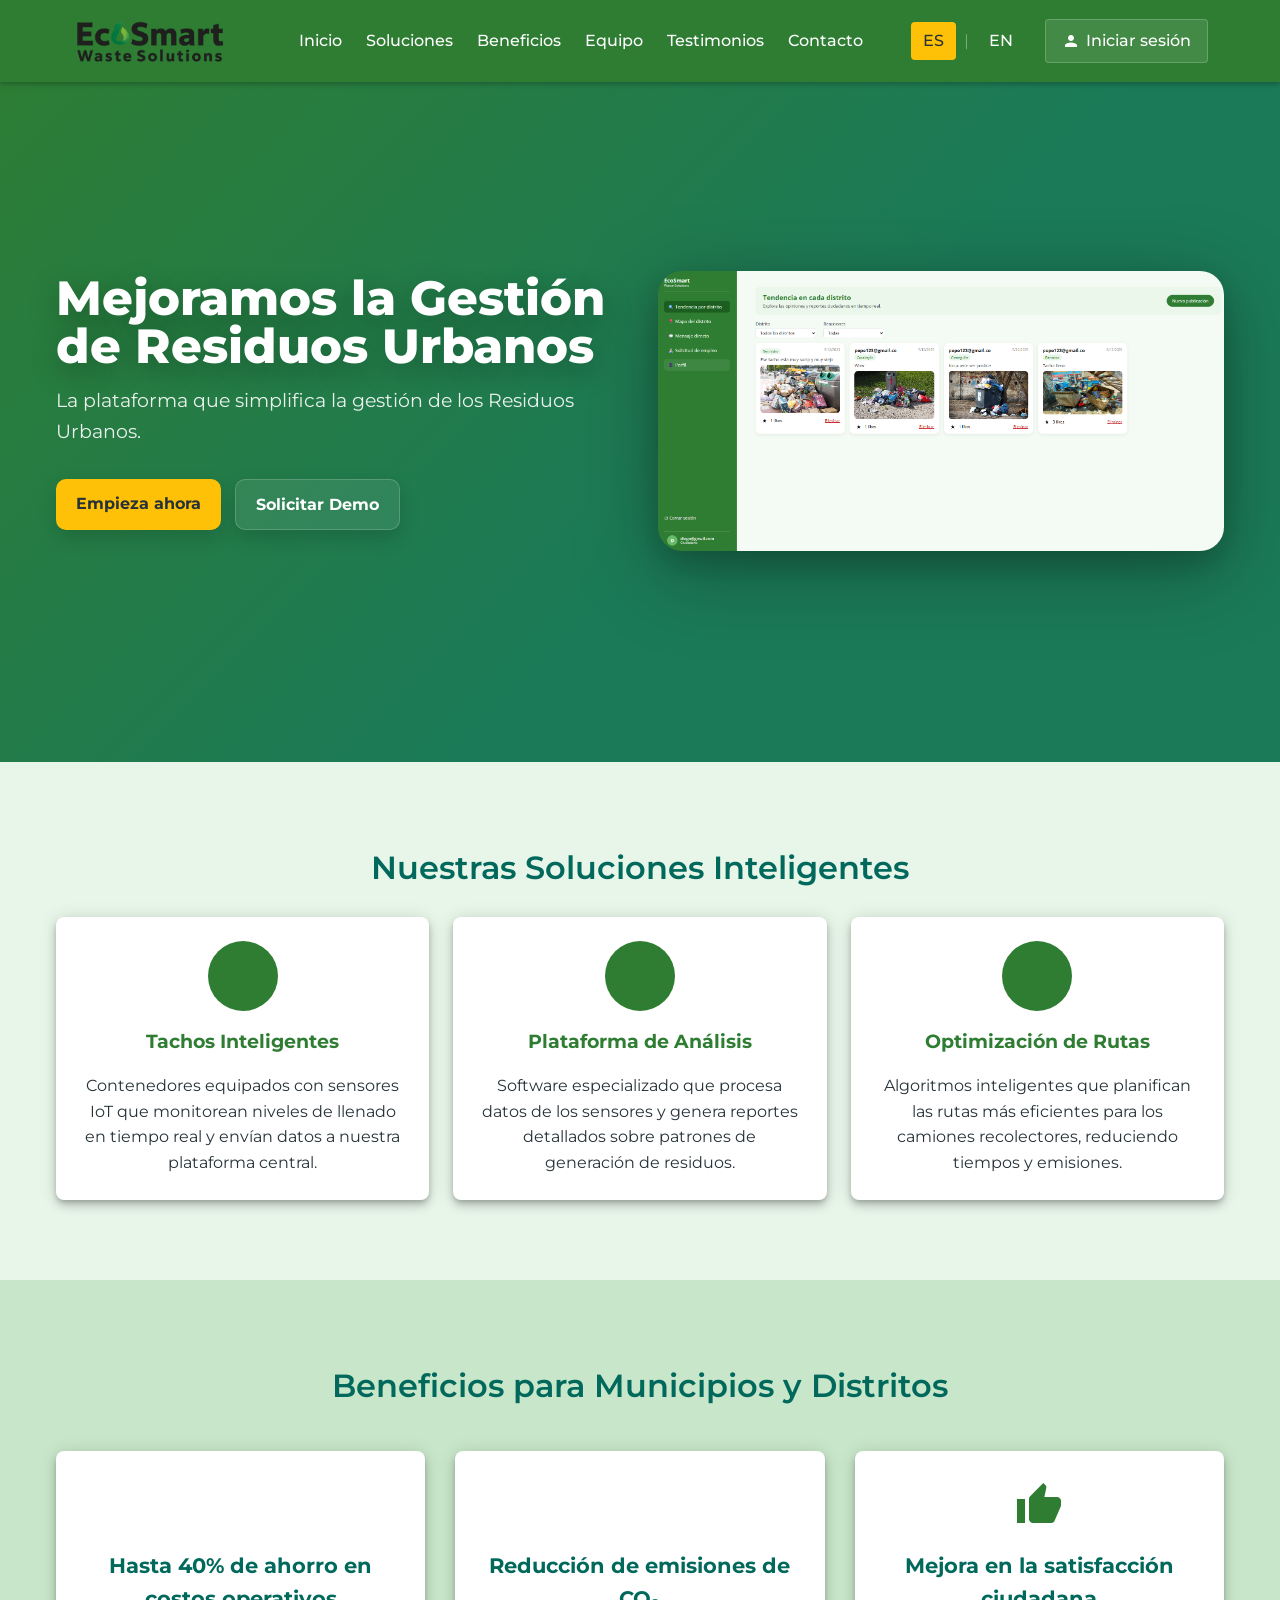
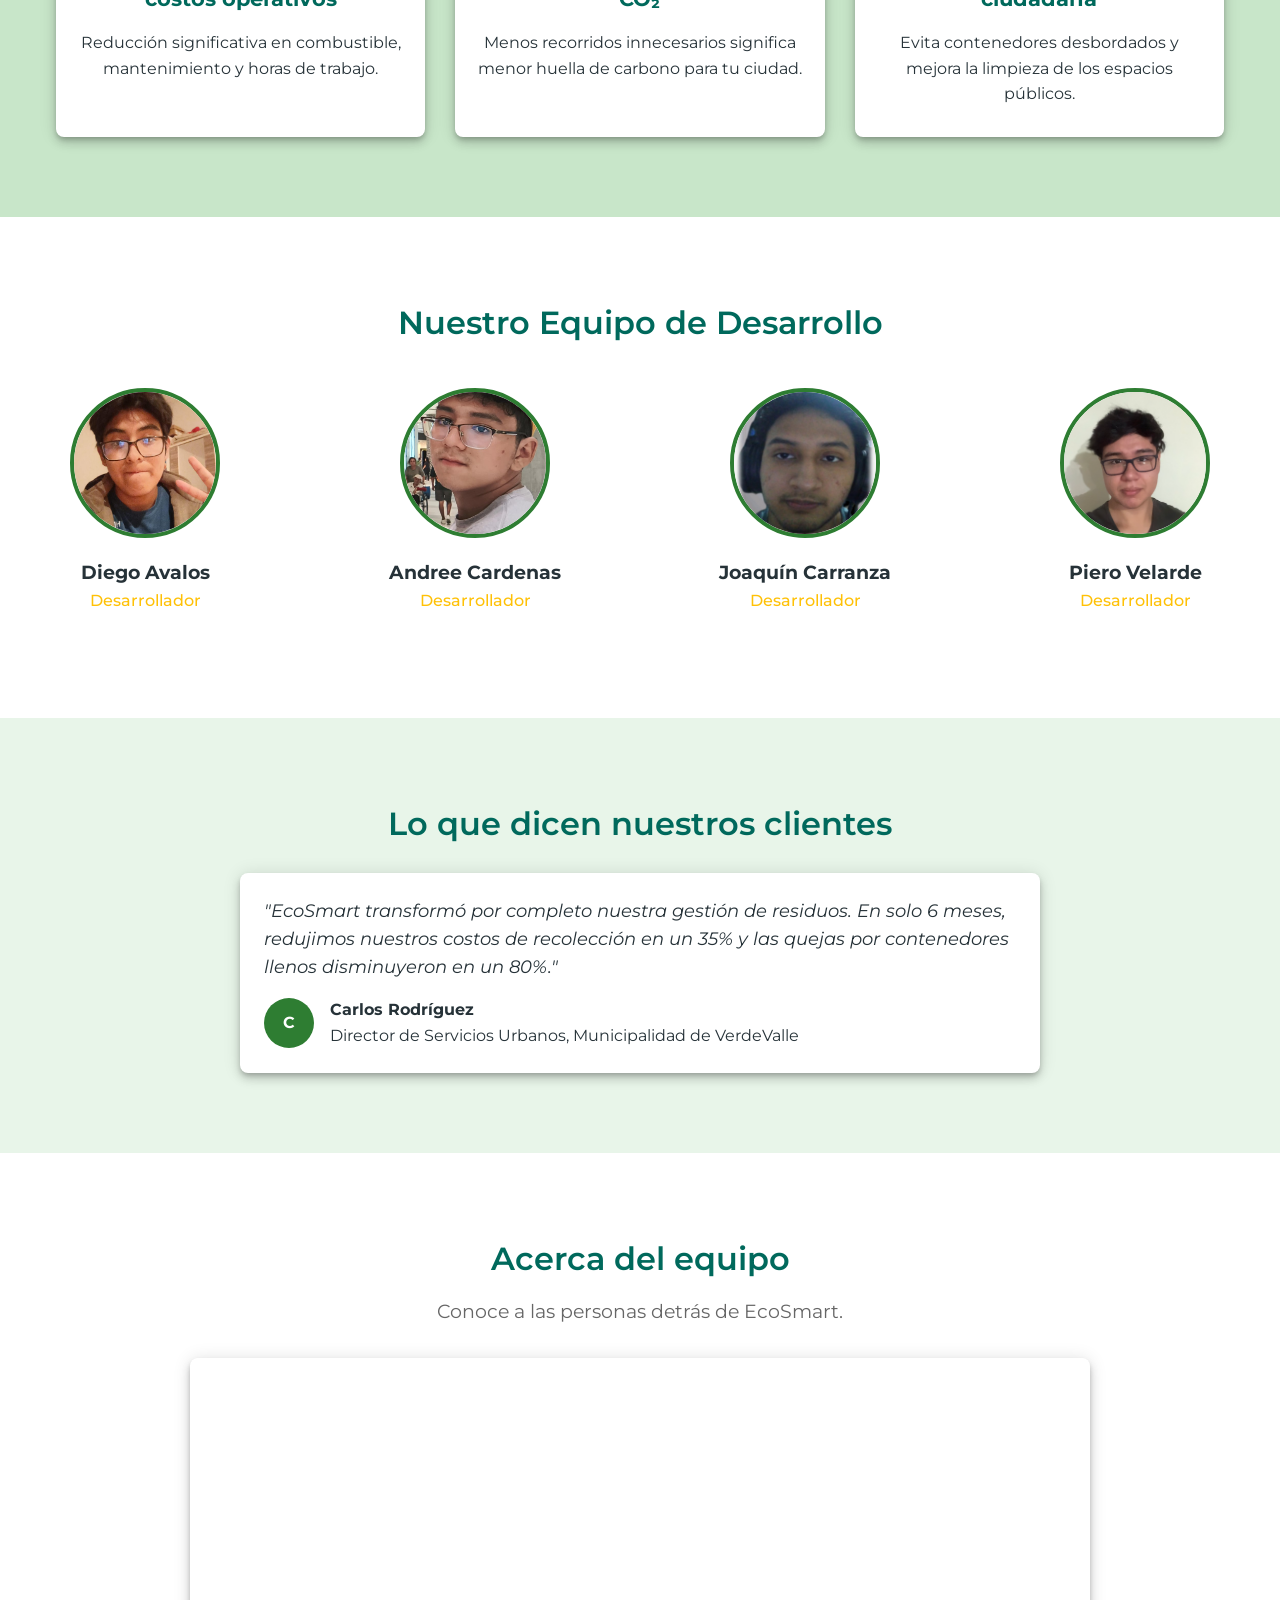
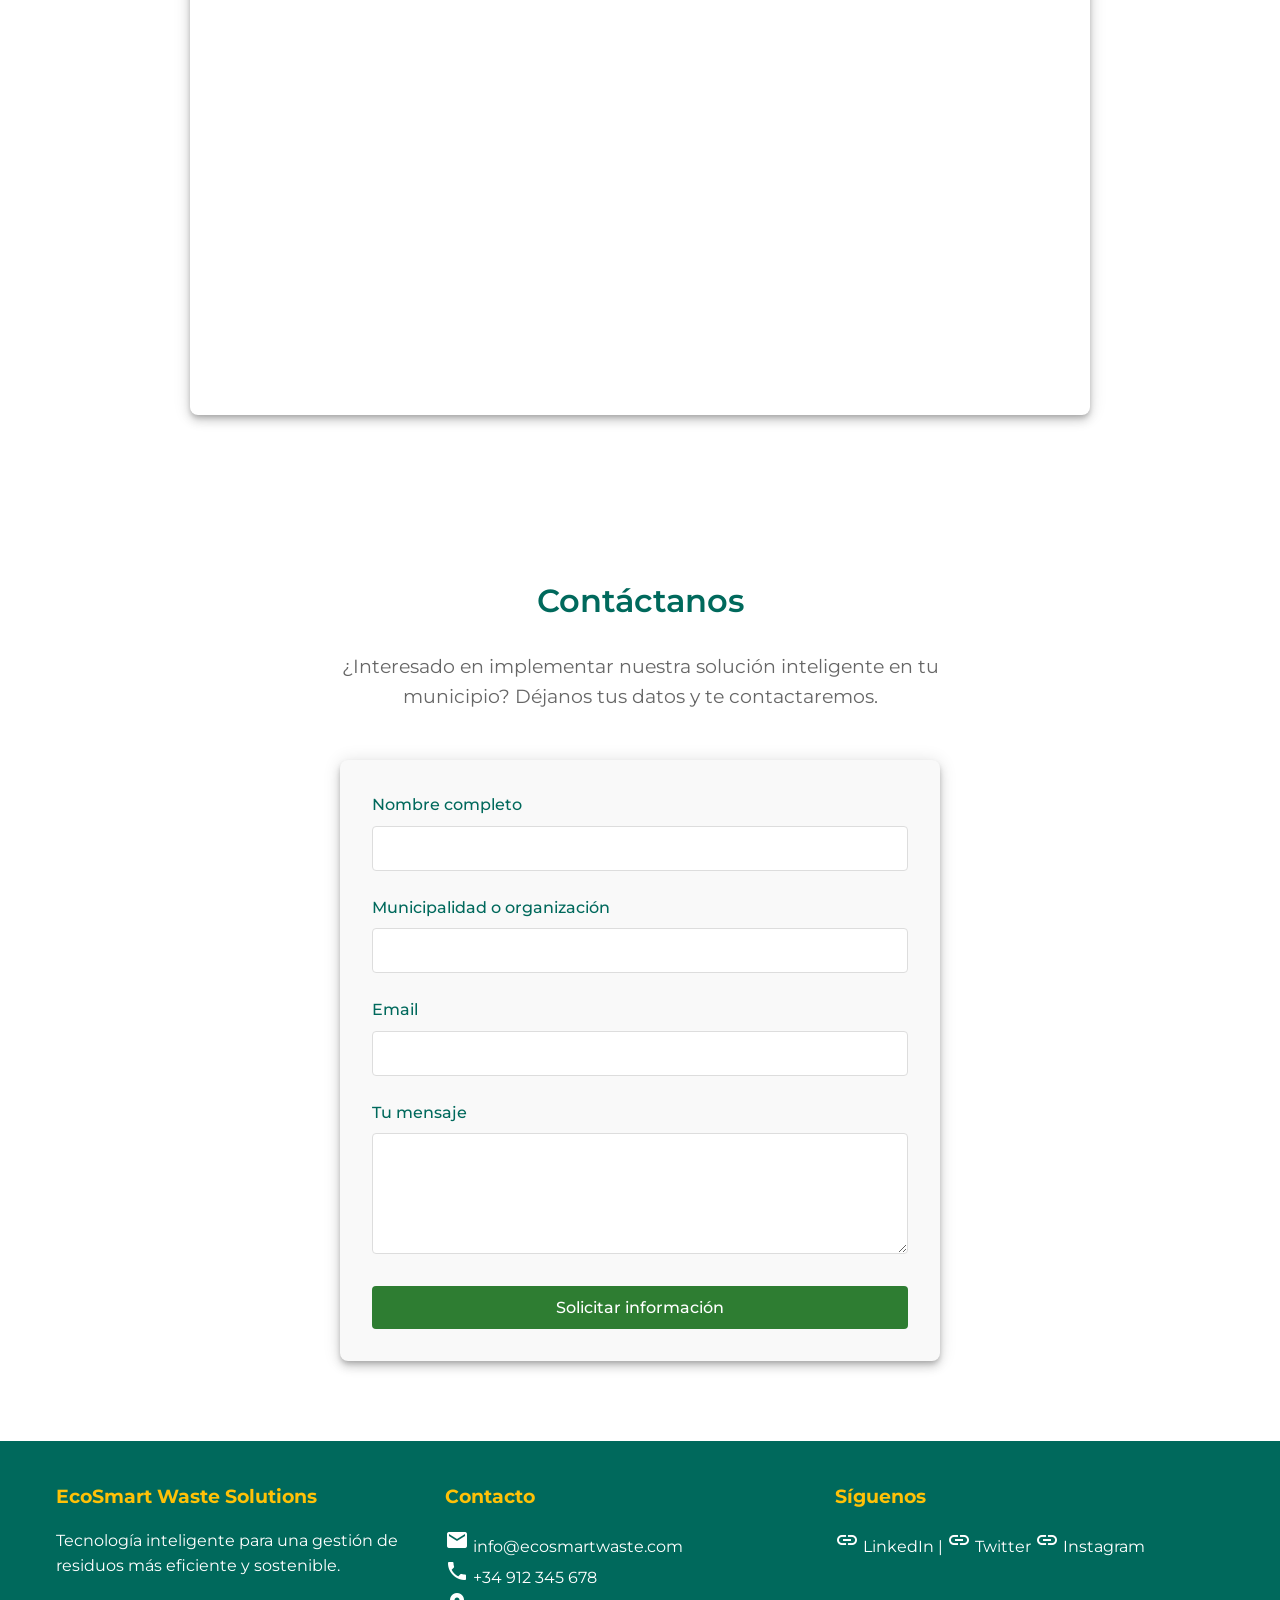
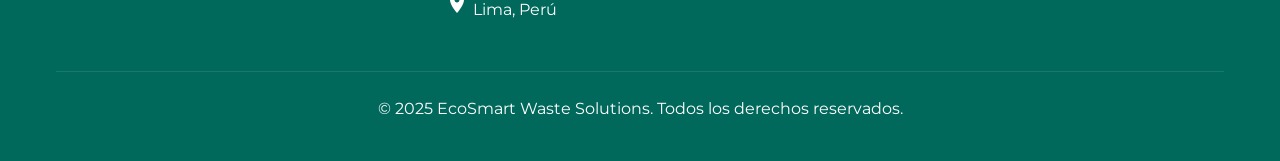
<file: index.html>
<!DOCTYPE html>
<html lang="es">
<head>
    <meta charset="UTF-8">
    <meta name="viewport" content="width=device-width, initial-scale=1.0">
    <title>EcoSmart Waste Solutions - Gestión Inteligente de Residuos</title>
    
    <!-- Iconos de Material -->
    <link href="https://fonts.googleapis.com/icon?family=Material+Icons" rel="stylesheet">
    
    <!-- Google Fonts -->
    <link href="https://fonts.googleapis.com/css2?family=Roboto:wght@300;400;500;700&family=Montserrat:wght@400;500;600;700&display=swap" rel="stylesheet">
    
    <!-- Nuestro CSS personalizado -->
    <link rel="stylesheet" href="styles.css">
</head>
<body>
    <!-- Header -->
    <header>
        <div class="container">
            <div class="header-content">
                <div class="logo">
                    <a href="#inicio" class="logo-link">
                    <!-- Agrega tu logo en la carpeta images y actualiza esta ruta -->
                    <img src="images/logo.png" alt="EcoSmart Waste Solutions" class="logo-image">
                    </a>
                </div>
                    <nav>
                        <button class="mobile-menu-btn" id="menuBtn" aria-label="Menú móvil">
                            <i class="material-icons">menu</i>
                        </button>
                        <ul id="navMenu">
                            <li><a href="#inicio">Inicio</a></li>
                            <li><a href="#soluciones">Soluciones</a></li>
                            <li><a href="#beneficios">Beneficios</a></li>
                            <li><a href="#equipo">Equipo</a></li>
                            <li><a href="#testimonios">Testimonios</a></li>
                            <li><a href="#contacto">Contacto</a></li>
                        </ul>
                    </nav>
                    <div class="header-right">
                    <div class="header-actions">
                        <div class="language-switcher">
                            <a href="index.html" class="language-btn active">ES</a>
                            <span class="language-divider">|</span>
                            <a href="index-en.html" class="language-btn">EN</a>
                        </div>
                        <a href="https://eco-clean-front-end.vercel.app/sign-in" class="login-btn">
                            <i class="material-icons">person</i>
                            Iniciar sesión
                        </a>
                    </div>
                </div>
            </div>
        </div>
    </header>

    <!-- El resto del contenido se mantiene igual -->
    <!-- Hero Section -->
    <section class="hero" id="inicio">
        <div class="container hero-inner">
            <div class="hero-content">
                <h1>Mejoramos la Gestión de Residuos Urbanos</h1>
                <p class="hero-subtitle">La plataforma que simplifica la gestión de los Residuos Urbanos.</p>

                <div class="hero-actions">
                    <a href="https://eco-clean-front-end.vercel.app/sign-in" class="btn btn-primary">Empieza ahora</a>
                    <a href="https://eco-clean-front-end.vercel.app/sign-in" class="btn btn-outline">Solicitar Demo</a>
                </div>
            </div>

            <div class="hero-visual" aria-hidden="true">
                <img src="images/dashboard.png" alt="Ilustración EcoSmart">
            </div>
        </div>
    </section>

    <!-- Features Section -->
    <section class="features" id="soluciones">
        <div class="container">
            <h2 class="section-title">Nuestras Soluciones Inteligentes</h2>
            <div class="features-grid">
                <div class="feature-card">
                    <div class="feature-icon">
                        <i class="material-icons">sensors</i>
                    </div>
                    <h3>Tachos Inteligentes</h3>
                    <p>Contenedores equipados con sensores IoT que monitorean niveles de llenado en tiempo real y envían datos a nuestra plataforma central.</p>
                </div>
                
                <div class="feature-card">
                    <div class="feature-icon">
                        <i class="material-icons">analytics</i>
                    </div>
                    <h3>Plataforma de Análisis</h3>
                    <p>Software especializado que procesa datos de los sensores y genera reportes detallados sobre patrones de generación de residuos.</p>
                </div>
                
                <div class="feature-card">
                    <div class="feature-icon">
                        <i class="material-icons">route</i>
                    </div>
                    <h3>Optimización de Rutas</h3>
                    <p>Algoritmos inteligentes que planifican las rutas más eficientes para los camiones recolectores, reduciendo tiempos y emisiones.</p>
                </div>
            </div>
        </div>
    </section>

    <!-- Benefits Section -->
    <section class="benefits" id="beneficios">
        <div class="container">
            <h2 class="section-title">Beneficios para Municipios y Distritos</h2>
            <div class="benefits-content">
                <div class="benefit-item">
                    <i class="material-icons">savings</i>
                    <h3>Hasta 40% de ahorro en costos operativos</h3>
                    <p>Reducción significativa en combustible, mantenimiento y horas de trabajo.</p>
                </div>
                <div class="benefit-item">
                    <i class="material-icons">eco</i>
                    <h3>Reducción de emisiones de CO₂</h3>
                    <p>Menos recorridos innecesarios significa menor huella de carbono para tu ciudad.</p>
                </div>
                <div class="benefit-item">
                    <i class="material-icons">thumb_up</i>
                    <h3>Mejora en la satisfacción ciudadana</h3>
                    <p>Evita contenedores desbordados y mejora la limpieza de los espacios públicos.</p>
                </div>
            </div>
        </div>
    </section>

    <!-- Team Section -->
    <section class="team-section" id="equipo">
        <div class="container">
            <h2 class="section-title">Nuestro Equipo de Desarrollo</h2>
            
            <div class="team-grid">
                <div class="team-card">
                    <div class="team-image">
                        <img src="images/developers/DiegoAvalos.jpg" alt="Diego Avalos">
                    </div>
                    <div class="team-content">
                        <h3>Diego Avalos</h3>
                        <p class="team-role">Desarrollador</p>
                        </div>
                </div>
                
                <div class="team-card">
                    <div class="team-image">
                        <img src="images/developers/AndreeCardenas.jpg" alt="Andree Cardenas">
                    </div>
                    <div class="team-content">
                        <h3>Andree Cardenas</h3>
                        <p class="team-role">Desarrollador</p>
                        </div>
                </div>
                
                <div class="team-card">
                    <div class="team-image">
                        <img src="images/developers/JoaquinCarranza.jpeg" alt="Joaquín Carranza">
                    </div>
                    <div class="team-content">
                        <h3>Joaquín Carranza</h3>
                        <p class="team-role">Desarrollador</p>
                        </div>
                </div>

                <div class="team-card">
                    <div class="team-image">
                        <img src="images/developers/PieroVelarde.jpg" alt="Piero Velarde">
                    </div>
                    <div class="team-content">
                        <h3>Piero Velarde</h3>
                        <p class="team-role">Desarrollador</p>
                    </div>
                </div>
            </div>
        </div>
    </section>

    <!-- Testimonials Section -->
    <section class="testimonials" id="testimonios">
        <div class="container">
            <h2 class="section-title">Lo que dicen nuestros clientes</h2>
            <div class="testimonial-card">
                <p class="testimonial-content">"EcoSmart transformó por completo nuestra gestión de residuos. En solo 6 meses, redujimos nuestros costos de recolección en un 35% y las quejas por contenedores llenos disminuyeron en un 80%."</p>
                <div class="testimonial-author">
                    <div class="author-avatar">C</div>
                    <div>
                        <strong>Carlos Rodríguez</strong>
                        <p>Director de Servicios Urbanos, Municipalidad de VerdeValle</p>
                    </div>
                </div>
            </div>
        </div>
    </section>

    <!-- About-The-Team Section -->
    <section class="about-team" id="about-team">
        <div class="container">
            <h2 class="section-title">Acerca del equipo</h2>
            <p class="section-subtitle">Conoce a las personas detrás de EcoSmart.</p>

            <div class="video-wrapper">
                <div class="video-responsive">
                    <iframe src="https://www.youtube.com/embed/I4IkQBoVQDM" title="About the EcoSmart team" frameborder="0"
                            allow="accelerometer; autoplay; clipboard-write; encrypted-media; gyroscope; picture-in-picture" allowfullscreen>
                    </iframe>
                </div>
            </div>
        </div>
    </section>

    <!-- Contact Section -->
    <section class="contact" id="contacto">
        <div class="container">
            <h2 class="section-title">Contáctanos</h2>
            <p class="section-subtitle">¿Interesado en implementar nuestra solución inteligente en tu municipio? Déjanos tus datos y te contactaremos.</p>
            <div class="contact-form">
                <form id="contactForm">
                    <div class="form-group">
                        <label for="name">Nombre completo</label>
                        <input type="text" id="name" name="name" required>
                    </div>

                    <div class="form-group">
                        <label for="organization">Municipalidad o organización</label>
                        <input type="text" id="organization" name="organization" required>
                    </div>

                    <div class="form-group">
                        <label for="email">Email</label>
                        <input type="email" id="email" name="email" required>
                    </div>

                    <div class="form-group">
                        <label for="message">Tu mensaje</label>
                        <textarea id="message" name="message" rows="5" required></textarea>
                    </div>

                    <button type="submit" class="submit-button">Solicitar información</button>
                </form>
            </div>
        </div>
    </section>

    <!-- Footer -->
    <footer>
        <div class="container">
            <div class="footer-content">
                <div class="footer-section">
                    <h3>EcoSmart Waste Solutions</h3>
                    <p>Tecnología inteligente para una gestión de residuos más eficiente y sostenible.</p>
                </div>
                <div class="footer-section">
                    <h3>Contacto</h3>
                    <p><i class="material-icons">email</i> info@ecosmartwaste.com</p>
                    <p><i class="material-icons">phone</i> +34 912 345 678</p>
                    <p><i class="material-icons">location_on</i> Lima, Perú</p>
                </div>
                <div class="footer-section">
                    <h3>Síguenos</h3>
                    <p>
                        <a href="#"><i class="material-icons">link</i> LinkedIn</a> | 
                        <a href="#"><i class="material-icons">link</i> Twitter</a>
                        <a href="#"><i class="material-icons">link</i> Instagram</a>
                    </p>
                </div>
            </div>
            <div class="footer-bottom">
                <p>&copy; 2025 EcoSmart Waste Solutions. Todos los derechos reservados.</p>
            </div>
        </div>
    </footer>
</body>

</html>
</file>
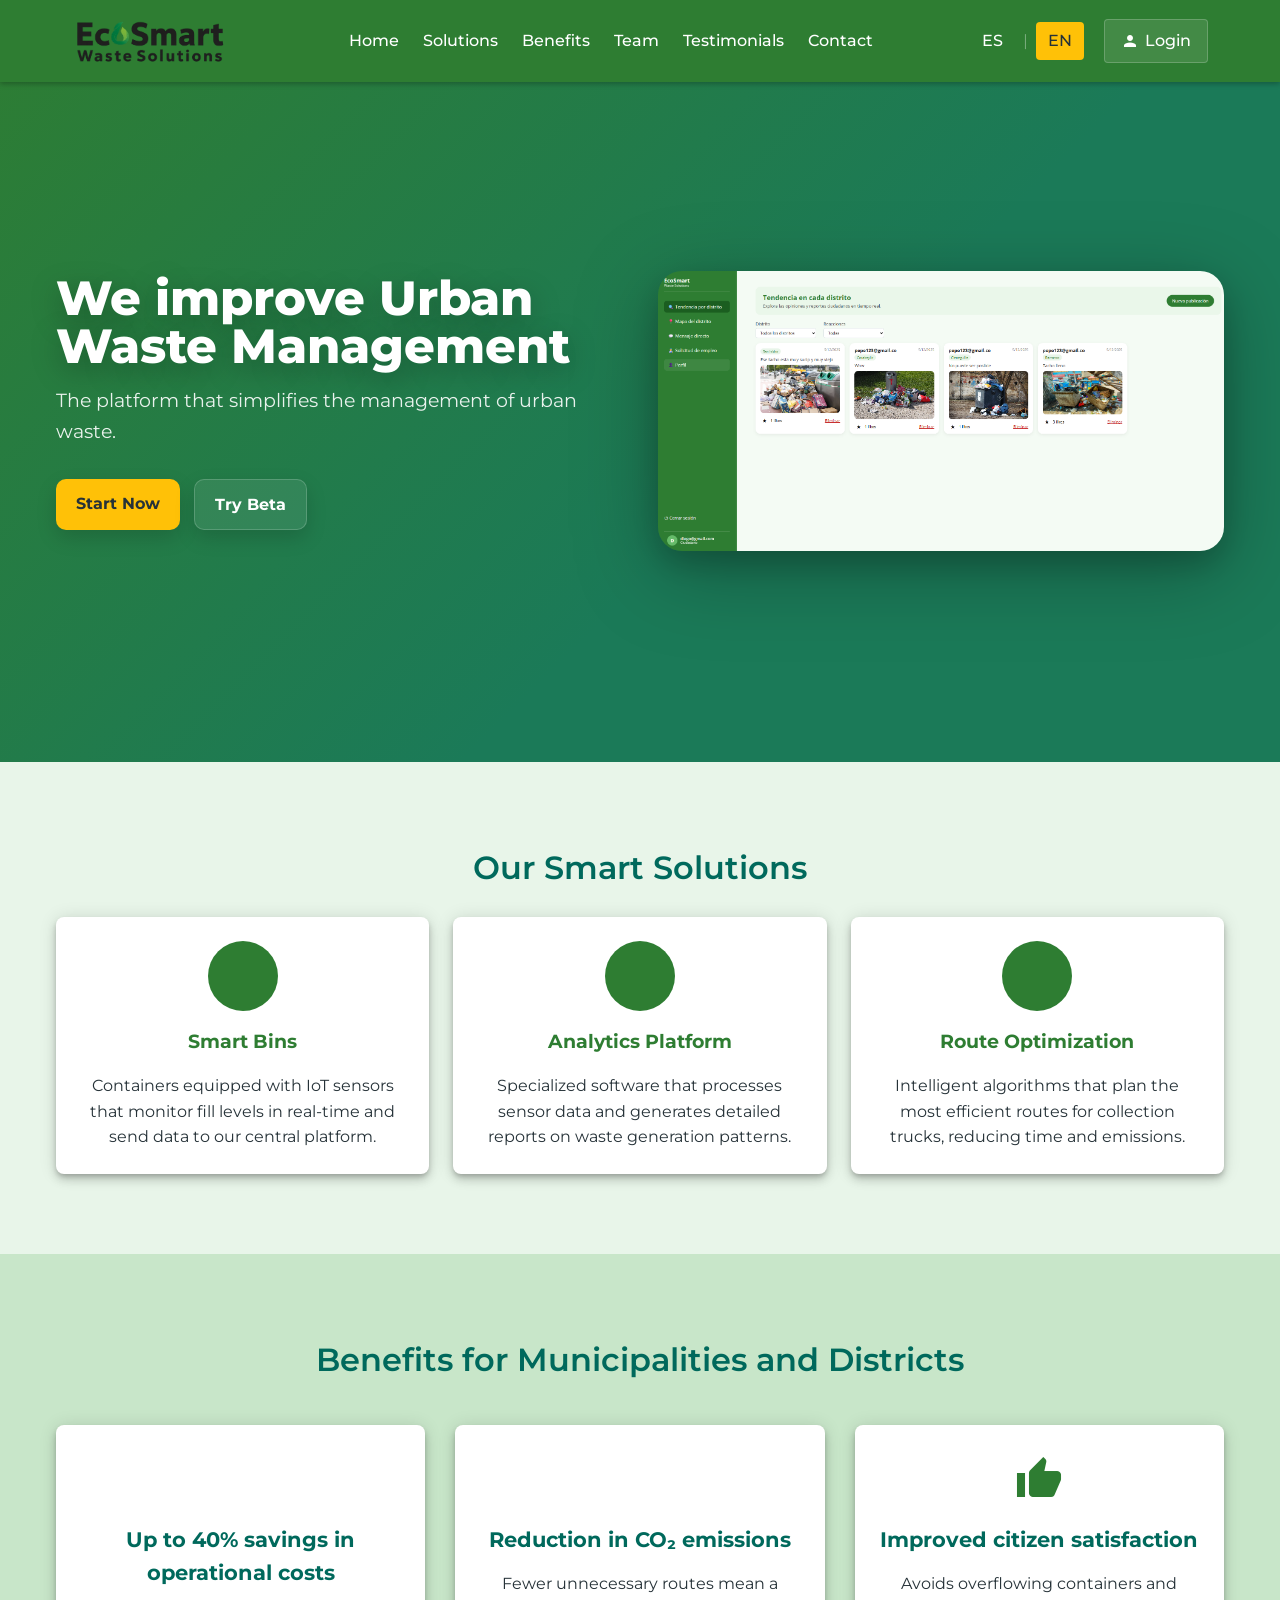
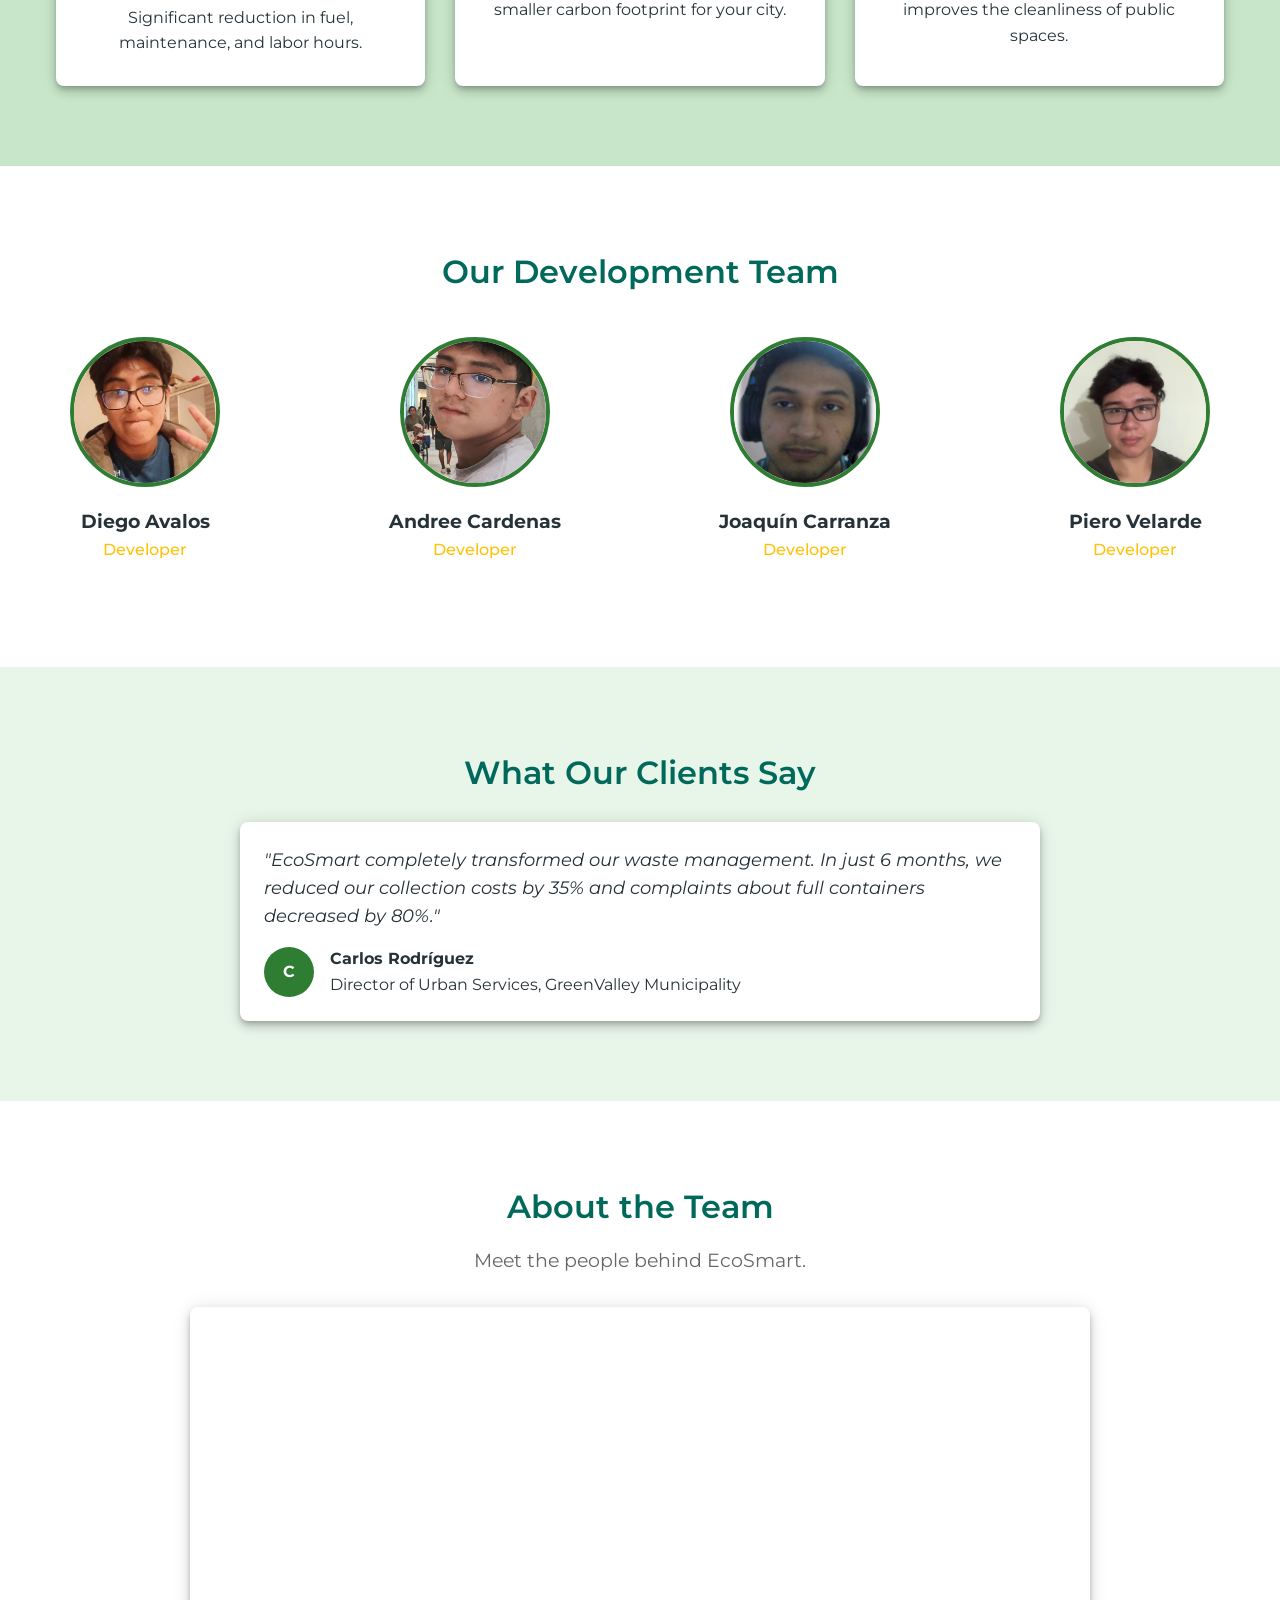
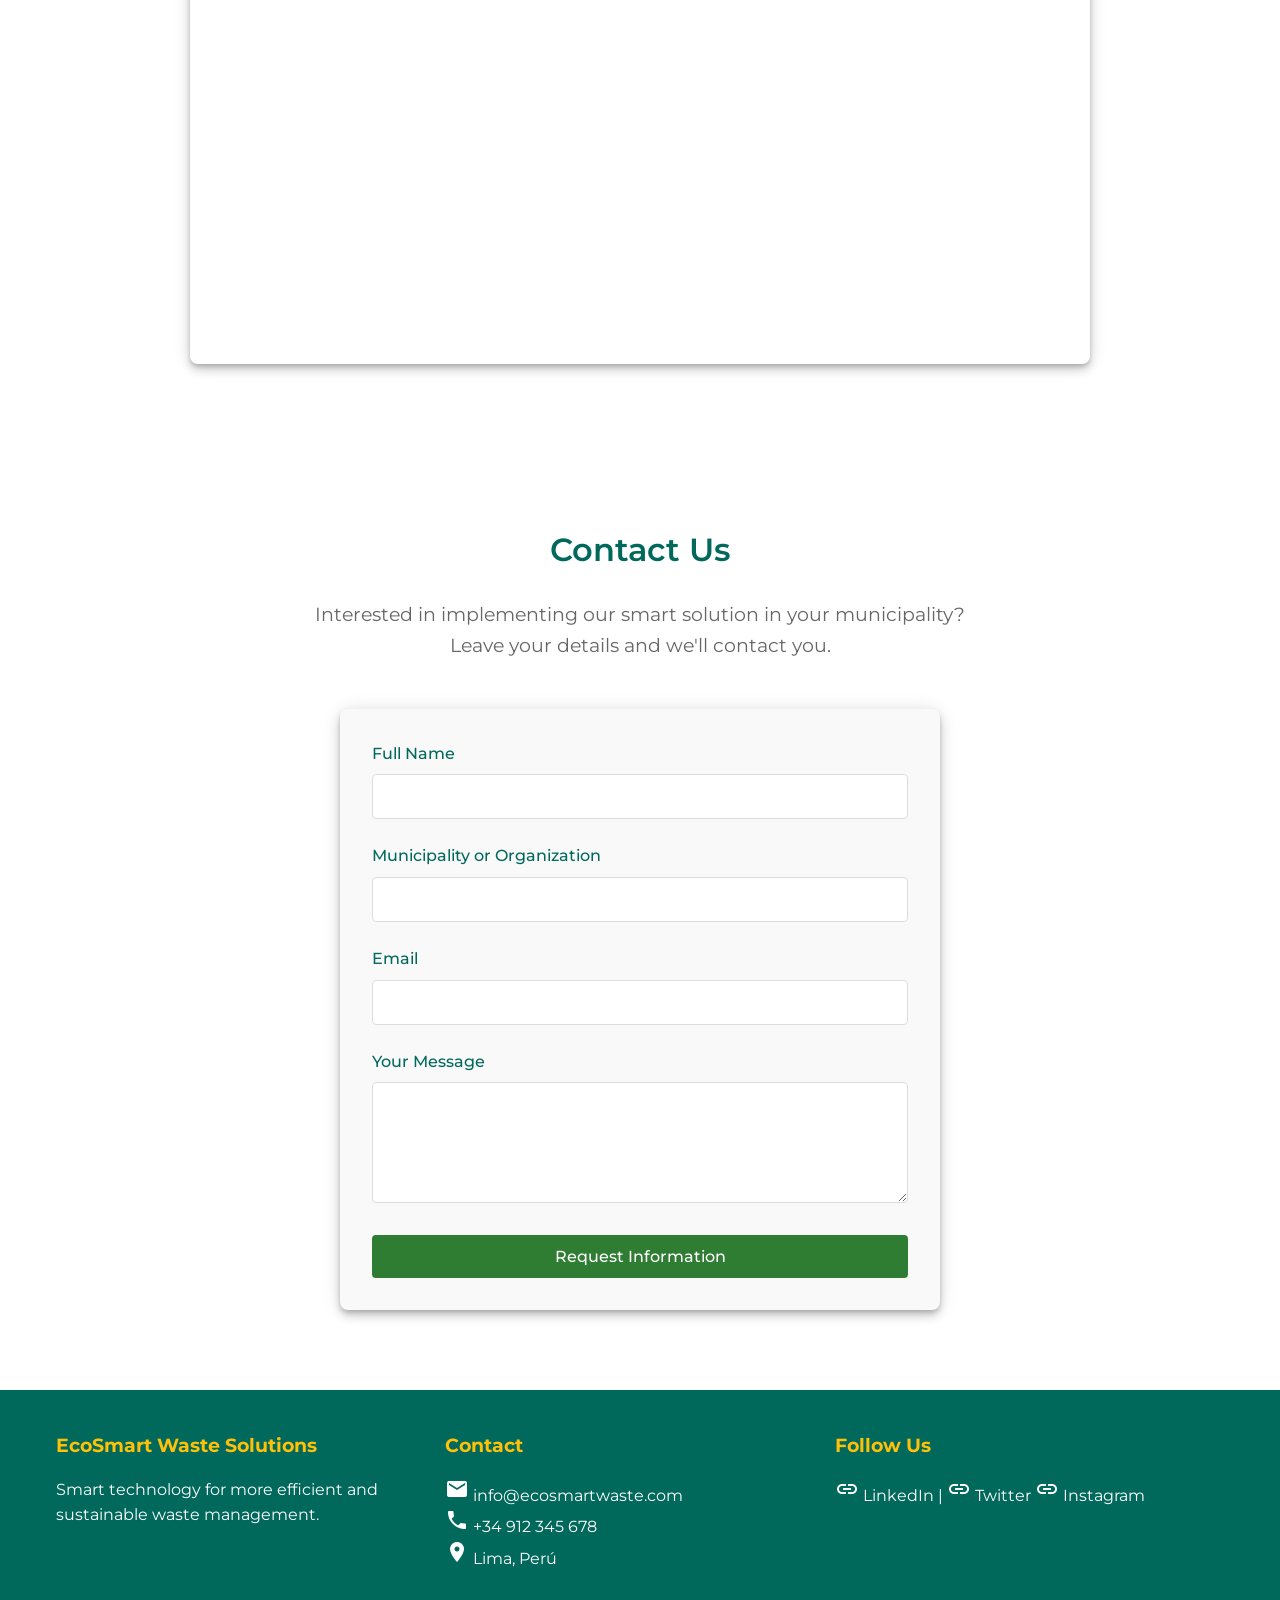
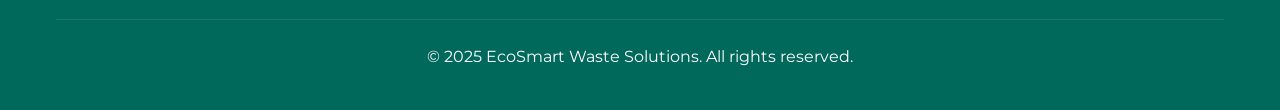
<file: index-en.html>
<!DOCTYPE html>
<html lang="en">
<head>
    <meta charset="UTF-8">
    <meta name="viewport" content="width=device-width, initial-scale=1.0">
    <title>EcoSmart Waste Solutions - Smart Waste Management</title>
    
    <!-- Material Icons -->
    <link href="https://fonts.googleapis.com/icon?family=Material+Icons" rel="stylesheet">
    
    <!-- Google Fonts -->
    <link href="https://fonts.googleapis.com/css2?family=Roboto:wght@300;400;500;700&family=Montserrat:wght@400;500;600;700&display=swap" rel="stylesheet">
    
    <!-- Our Custom CSS -->
    <link rel="stylesheet" href="styles.css">
</head>
<body>
    <!-- Header -->
    <header>
        <div class="container">
            <div class="header-content">
                <div class="logo">
                    <a href="#home" class="logo-link">
                    <!-- Add your logo in the images folder and update this path -->
                    <img src="images/logo.png" alt="EcoSmart Waste Solutions" class="logo-image">
                    </a>
                </div>
                    <nav>
                        <button class="mobile-menu-btn" id="menuBtn" aria-label="Mobile menu">
                            <i class="material-icons">menu</i>
                        </button>
                        <ul id="navMenu">
                            <li><a href="#home">Home</a></li>
                            <li><a href="#solutions">Solutions</a></li>
                            <li><a href="#benefits">Benefits</a></li>
                            <li><a href="#team">Team</a></li>
                            <li><a href="#testimonials">Testimonials</a></li>
                            <li><a href="#contact">Contact</a></li>
                        </ul>
                    </nav>
                    <div class="header-right">
                    <div class="header-actions">
                        <div class="language-switcher">
                            <a href="index.html" class="language-btn">ES</a>
                            <span class="language-divider">|</span>
                            <a href="index-en.html" class="language-btn active">EN</a>
                        </div>
                        <a href="https://eco-clean-front-end.vercel.app/sign-in" class="login-btn">
                            <i class="material-icons">person</i>
                            Login
                        </a>
                    </div>
                </div>
            </div>
        </div>
    </header>

    <!-- El resto del contenido en inglés se mantiene igual -->
    <!-- Hero Section -->
    <section class="hero" id="inicio">
        <div class="container hero-inner">
            <div class="hero-content">
                <h1>We improve Urban Waste Management</h1>
                <p class="hero-subtitle">The platform that simplifies the management of urban waste.</p>

                <div class="hero-actions">
                    <a href="https://eco-clean-front-end.vercel.app/sign-in" class="btn btn-primary">Start Now</a>
                    <a href="https://eco-clean-front-end.vercel.app/sign-in" class="btn btn-outline">Try Beta</a>
                </div>
            </div>

            <div class="hero-visual" aria-hidden="true">
                <img src="images/dashboard.png" alt="EcoSmart Illustration">
            </div>
        </div>
    </section>

    <!-- Features Section -->
    <section class="features" id="solutions">
        <div class="container">
            <h2 class="section-title">Our Smart Solutions</h2>
            <div class="features-grid">
                <div class="feature-card">
                    <div class="feature-icon">
                        <i class="material-icons">sensors</i>
                    </div>
                    <h3>Smart Bins</h3>
                    <p>Containers equipped with IoT sensors that monitor fill levels in real-time and send data to our central platform.</p>
                </div>
                
                <div class="feature-card">
                    <div class="feature-icon">
                        <i class="material-icons">analytics</i>
                    </div>
                    <h3>Analytics Platform</h3>
                    <p>Specialized software that processes sensor data and generates detailed reports on waste generation patterns.</p>
                </div>
                
                <div class="feature-card">
                    <div class="feature-icon">
                        <i class="material-icons">route</i>
                    </div>
                    <h3>Route Optimization</h3>
                    <p>Intelligent algorithms that plan the most efficient routes for collection trucks, reducing time and emissions.</p>
                </div>
            </div>
        </div>
    </section>

    <!-- Benefits Section -->
    <section class="benefits" id="benefits">
        <div class="container">
            <h2 class="section-title">Benefits for Municipalities and Districts</h2>
            <div class="benefits-content">
                <div class="benefit-item">
                    <i class="material-icons">savings</i>
                    <h3>Up to 40% savings in operational costs</h3>
                    <p>Significant reduction in fuel, maintenance, and labor hours.</p>
                </div>
                <div class="benefit-item">
                    <i class="material-icons">eco</i>
                    <h3>Reduction in CO₂ emissions</h3>
                    <p>Fewer unnecessary routes mean a smaller carbon footprint for your city.</p>
                </div>
                <div class="benefit-item">
                    <i class="material-icons">thumb_up</i>
                    <h3>Improved citizen satisfaction</h3>
                    <p>Avoids overflowing containers and improves the cleanliness of public spaces.</p>
                </div>
            </div>
        </div>
    </section>

    <!-- Team Section -->
    <section class="team-section" id="team">
        <div class="container">
            <h2 class="section-title">Our Development Team</h2>

            <div class="team-grid">
                <div class="team-card">
                    <div class="team-image">
                        <img src="images/developers/DiegoAvalos.jpg" alt="Diego Avalos">
                    </div>
                    <div class="team-content">
                        <h3>Diego Avalos</h3>
                        <p class="team-role">Developer</p>
                    </div>
                </div>

                <div class="team-card">
                    <div class="team-image">
                        <img src="images/developers/AndreeCardenas.jpg" alt="Andree Cardenas">
                    </div>
                    <div class="team-content">
                        <h3>Andree Cardenas</h3>
                        <p class="team-role">Developer</p>
                    </div>
                </div>

                <div class="team-card">
                    <div class="team-image">
                        <img src="images/developers/JoaquinCarranza.jpeg" alt="Joaquín Carranza">
                    </div>
                    <div class="team-content">
                        <h3>Joaquín Carranza</h3>
                        <p class="team-role">Developer</p>
                    </div>
                </div>

                <div class="team-card">
                    <div class="team-image">
                        <img src="images/developers/PieroVelarde.jpg" alt="Piero Velarde">
                    </div>
                    <div class="team-content">
                        <h3>Piero Velarde</h3>
                        <p class="team-role">Developer</p>
                    </div>
                </div>
            </div>
        </div>
    </section>

    <!-- Testimonials Section -->
    <section class="testimonials" id="testimonials">
        <div class="container">
            <h2 class="section-title">What Our Clients Say</h2>
            <div class="testimonial-card">
                <p class="testimonial-content">"EcoSmart completely transformed our waste management. In just 6 months, we reduced our collection costs by 35% and complaints about full containers decreased by 80%."</p>
                <div class="testimonial-author">
                    <div class="author-avatar">C</div>
                    <div>
                        <strong>Carlos Rodríguez</strong>
                        <p>Director of Urban Services, GreenValley Municipality</p>
                    </div>
                </div>
            </div>
        </div>
    </section>

    <!-- About-The-Team Section -->
    <section class="about-team" id="about-team">
        <div class="container">
            <h2 class="section-title">About the Team</h2>
            <p class="section-subtitle">Meet the people behind EcoSmart.</p>

            <div class="video-wrapper">
                <div class="video-responsive">
                    <iframe src="https://www.youtube.com/embed/I4IkQBoVQDM" title="About the EcoSmart team" frameborder="0"
                            allow="accelerometer; autoplay; clipboard-write; encrypted-media; gyroscope; picture-in-picture" allowfullscreen>
                    </iframe>
                </div>
            </div>
        </div>
    </section>

    <!-- Contact Section -->
    <section class="contact" id="contact">
        <div class="container">
            <h2 class="section-title">Contact Us</h2>
            <p class="section-subtitle">Interested in implementing our smart solution in your municipality? Leave your details and we'll contact you.</p>
            <div class="contact-form">
                <form id="contactForm">
                    <div class="form-group">
                        <label for="name">Full Name</label>
                        <input type="text" id="name" name="name" required>
                    </div>

                    <div class="form-group">
                        <label for="organization">Municipality or Organization</label>
                        <input type="text" id="organization" name="organization" required>
                    </div>

                    <div class="form-group">
                        <label for="email">Email</label>
                        <input type="email" id="email" name="email" required>
                    </div>

                    <div class="form-group">
                        <label for="message">Your Message</label>
                        <textarea id="message" name="message" rows="5" required></textarea>
                    </div>

                    <button type="submit" class="submit-button">Request Information</button>
                </form>
            </div>
        </div>
    </section>

    <!-- Footer -->
    <footer>
        <div class="container">
            <div class="footer-content">
                <div class="footer-section">
                    <h3>EcoSmart Waste Solutions</h3>
                    <p>Smart technology for more efficient and sustainable waste management.</p>
                </div>
                <div class="footer-section">
                    <h3>Contact</h3>
                    <p><i class="material-icons">email</i> info@ecosmartwaste.com</p>
                    <p><i class="material-icons">phone</i> +34 912 345 678</p>
                    <p><i class="material-icons">location_on</i> Lima, Perú</p>
                </div>
                <div class="footer-section">
                    <h3>Follow Us</h3>
                    <p>
                        <a href="#"><i class="material-icons">link</i> LinkedIn</a> | 
                        <a href="#"><i class="material-icons">link</i> Twitter</a>
                        <a href="#"><i class="material-icons">link</i> Instagram</a>
                    </p>
                </div>
            </div>
            <div class="footer-bottom">
                <p>&copy; 2025 EcoSmart Waste Solutions. All rights reserved.</p>
            </div>
        </div>
    </footer>
</body>
</html>
</file>
<file: styles.css>
:root {
    --primary-color: #2E7D32; /* Verde principal */
    --accent-color: #FFC107; /* Amarillo/accento */
    --secondary-color: #00695C; /* Verde oscuro */
    --light-text: #ffffff;
    --dark-text: #263238;
    --light-bg: #E8F5E9; /* Verde muy claro */
    --medium-bg: #C8E6C9; /* Verde claro */
    --card-shadow: 0 3px 5px -1px rgba(0,0,0,.2), 0 6px 10px 0 rgba(0,0,0,.14), 0 1px 18px 0 rgba(0,0,0,.12);
}

* {
    margin: 0;
    padding: 0;
    box-sizing: border-box;
    font-family: 'Montserrat', 'Roboto', sans-serif;
}

body {
    background-color: var(--light-bg);
    color: var(--dark-text);
    line-height: 1.6;
}

.container {
    width: 100%;
    max-width: 1200px;
    margin: 0 auto;
    padding: 0 16px;
}

/* Header Styles */
header {
    background-color: var(--primary-color);
    color: var(--light-text);
    position: fixed;
    width: 100%;
    z-index: 1000;
    box-shadow: 0 2px 5px rgba(0,0,0,0.26);
}

.header-content {
    display: flex;
    justify-content: space-between;
    align-items: center;
    padding: 16px;
}

.header-right {
    display: flex;
    align-items: center;
    gap: 30px;
}

.header-actions {
    display: flex;
    align-items: center;
    gap: 20px;
}

.logo {
    display: flex;
    align-items: center;
}

.logo-link {
    display: flex;
    align-items: center;
    text-decoration: none;
}

.logo-image {
    height: 50px;
    width: auto;
    display: block;
    transition: transform 0.3s ease;
}

.logo-image:hover {
    transform: scale(1.05);
}

nav {
    display: flex;
    align-items: center;
}

.language-switcher {
    display: flex;
    align-items: center;
    gap: 8px;
}

.language-btn {
    padding: 6px 12px;
    color: var(--light-text);
    text-decoration: none;
    font-weight: 500;
    background-color: transparent;
    transition: all 0.3s;
    border-radius: 4px;
}

.language-btn.active {
    background-color: var(--accent-color);
    color: var(--dark-text);
}

.language-btn:hover:not(.active) {
    background-color: rgba(255, 255, 255, 0.1);
}

.language-divider {
    color: rgba(255, 255, 255, 0.5);
    font-weight: 300;
}

.login-btn {
    display: flex;
    align-items: center;
    gap: 6px;
    padding: 8px 16px;
    background-color: rgba(255, 255, 255, 0.1);
    color: var(--light-text);
    text-decoration: none;
    border-radius: 4px;
    font-weight: 500;
    transition: all 0.3s;
    border: 1px solid rgba(255, 255, 255, 0.2);
}

.login-btn:hover {
    background-color: rgba(255, 255, 255, 0.2);
    transform: translateY(-1px);
}

.login-btn i {
    font-size: 18px;
}

nav ul {
    display: flex;
    list-style: none;
}

nav ul li {
    margin-left: 24px;
}

nav ul li a {
    color: var(--light-text);
    text-decoration: none;
    font-weight: 500;
    transition: color 0.3s;
}

nav ul li a:hover {
    color: var(--accent-color);
}

.mobile-menu-btn {
    display: none;
    background: none;
    border: none;
    color: var(--light-text);
    font-size: 24px;
    cursor: pointer;
    margin-left: 15px;
}

/* Hero Section */
.hero {
    padding-top: 120px; /* keep header offset */
    padding-bottom: 60px;
    background: linear-gradient(135deg, var(--primary-color) 0%, #1b7a58 60%);
    color: var(--light-text);
    overflow: hidden;
}

.hero-inner {
    display: flex;
    align-items: center;
    gap: 36px;
    min-height: calc(78vh - 120px);
}

.hero-content {
    flex: 1;
}

.hero h1 {
    font-size: 3rem;
    line-height: 1.02;
    margin-bottom: 14px;
    font-weight: 800;
    color: var(--light-text);
    text-shadow: 0 8px 30px rgba(0,0,0,0.28);
}

.hero-subtitle {
    font-size: 1.125rem;
    margin-bottom: 20px;
    max-width: 680px;
    opacity: 0.95;
}

.hero-actions {
    display: flex;
    gap: 14px;
    margin-bottom: 18px;
}

.btn {
    display: inline-block;
    padding: 12px 20px;
    border-radius: 10px;
    font-weight: 700;
    text-decoration: none;
    transition: transform 0.18s ease, box-shadow 0.18s ease;
    box-shadow: 0 8px 20px rgba(0,0,0,0.15);
}

.btn-primary {
    background-color: var(--accent-color);
    color: var(--dark-text);
}

.btn-primary:hover {
    transform: translateY(-4px);
    box-shadow: 0 14px 34px rgba(0,0,0,0.25);
}

.btn-outline {
    background: rgba(255,255,255,0.08);
    color: var(--light-text);
    border: 1px solid rgba(255,255,255,0.18);
}

.btn-outline:hover {
    transform: translateY(-3px);
}

/* Small stats below CTAs */
.hero-stats {
    display: flex;
    gap: 18px;
    margin-top: 10px;
    color: rgba(255,255,255,0.92);
    font-weight: 600;
    font-size: 0.95rem;
}

.hero p {
    font-size: 1.2rem;
    max-width: 700px;
    margin: 0 auto 32px;
    opacity: 0.9;
}

.hero-stats span {
    background: rgba(255,255,255,0.08);
    padding: 8px 12px;
    border-radius: 999px;
    box-shadow: inset 0 -1px 0 rgba(255,255,255,0.02);
}

/* Visual (illustration) */
.hero-visual {
    flex: 1;
    display: flex;
    justify-content: center;
    align-items: center;
}

.hero-visual img {
    max-width: 720px;
    width: 100%;
    height: auto;
    border-radius: 24px;
    animation: float 6s ease-in-out infinite;
    filter: drop-shadow(0 18px 40px rgba(0,0,0,0.28));
    transition: transform 0.25s ease, box-shadow 0.25s ease;
    box-shadow: 0 12px 30px rgba(0,0,0,0.18);
}

.hero-visual img:hover {
    transform: translateY(-8px) scale(1.02);
    box-shadow: 0 20px 40px rgba(0,0,0,0.22);
}

.cta-button {
    background-color: var(--accent-color);
    color: var(--dark-text);
    border: none;
    padding: 12px 32px;
    font-size: 1rem;
    border-radius: 4px;
    cursor: pointer;
    font-weight: 500;
    transition: all 0.3s;
    box-shadow: 0 2px 5px rgba(0,0,0,0.2);
}

.cta-button:hover {
    background-color: #ffb300;
    transform: translateY(-2px);
    box-shadow: 0 4px 8px rgba(0,0,0,0.3);
}

/* Features Section */
.features {
    padding: 80px 0;
}

.section-title {
    text-align: center;
    margin-bottom: 24px;
    color: var(--secondary-color);
    font-size: 2rem;
    font-weight: 600;
}

.section-subtitle {
    text-align: center;
    margin-bottom: 48px;
    font-size: 1.2rem;
    max-width: 700px;
    margin-left: auto;
    margin-right: auto;
    color: #666;
}

.features-grid {
    display: grid;
    grid-template-columns: repeat(auto-fit, minmax(300px, 1fr));
    gap: 24px;
}

.feature-card {
    text-align: center;
    transition: transform 0.3s;
    padding: 24px;
    background-color: white;
    border-radius: 8px;
    box-shadow: var(--card-shadow);
}

.feature-card:hover {
    transform: translateY(-5px);
}

.feature-icon {
    background-color: var(--primary-color);
    color: white;
    width: 70px;
    height: 70px;
    border-radius: 50%;
    display: flex;
    align-items: center;
    justify-content: center;
    margin: 0 auto 16px;
    font-size: 32px;
}

.feature-card h3 {
    margin-bottom: 16px;
    color: var(--primary-color);
}

/* Benefits Section */
.benefits {
    padding: 80px 0;
    background-color: var(--medium-bg);
}

.benefits-content {
    display: grid;
    grid-template-columns: repeat(auto-fit, minmax(300px, 1fr));
    gap: 30px;
    margin-top: 40px;
}

.benefit-item {
    text-align: center;
    padding: 30px 20px;
    background-color: white;
    border-radius: 8px;
    box-shadow: var(--card-shadow);
}

.benefit-item i {
    font-size: 48px;
    color: var(--primary-color);
    margin-bottom: 20px;
}

.benefit-item h3 {
    color: var(--secondary-color);
    margin-bottom: 15px;
    font-size: 1.3rem;
}

/* Team Section */
.team-section {
    padding: 80px 0;
    background-color: white;
}

.team-grid {
    display: flex;
    justify-content: center;
    align-items: flex-start;
    gap: 30px;
    margin-top: 40px;
    flex-wrap: nowrap;
    -webkit-overflow-scrolling: touch;
    padding-bottom: 8px;
    scroll-snap-type: x mandatory;
}

.team-card {
    flex: 0 0 300px;
    max-width: 300px;
    text-align: center;
    scroll-snap-align: center;
}

.team-card:hover {
    transform: translateY(-5px);
}

.team-image {
    width: 150px;
    height: 150px;
    margin: 0 auto 20px;
    border-radius: 50%;
    overflow: hidden;
    border: 4px solid var(--primary-color);
}

.team-image img {
    width: 100%;
    height: 100%;
    object-fit: cover;
}

.team-role {
    color: var(--accent-color);
    font-weight: 500;
    margin-bottom: 16px;
}

/* Testimonials Section */
.testimonials {
    background-color: var(--light-bg);
    padding: 80px 0;
}

.testimonial-card {
    margin: 16px;
    padding: 24px;
    background-color: white;
    border-radius: 8px;
    box-shadow: var(--card-shadow);
    max-width: 800px;
    margin: 0 auto;
}

.testimonial-content {
    font-style: italic;
    margin-bottom: 16px;
    font-size: 1.1rem;
    line-height: 1.6;
}

.testimonial-author {
    display: flex;
    align-items: center;
}

.author-avatar {
    width: 50px;
    height: 50px;
    border-radius: 50%;
    background-color: var(--primary-color);
    color: white;
    display: flex;
    align-items: center;
    justify-content: center;
    margin-right: 16px;
    font-weight: bold;
}

/* Contact Section */
.contact {
    padding: 80px 0;
    background-color: white;
}

.contact-form {
    max-width: 600px;
    margin: 0 auto;
    padding: 32px;
    background-color: #f9f9f9;
    border-radius: 8px;
    box-shadow: var(--card-shadow);
}

.form-group {
    margin-bottom: 24px;
}

.form-group label {
    display: block;
    margin-bottom: 8px;
    font-weight: 500;
    color: var(--secondary-color);
}

.form-group input,
.form-group textarea {
    width: 100%;
    padding: 12px;
    border: 1px solid #ddd;
    border-radius: 4px;
    font-size: 1rem;
    transition: border-color 0.3s;
}

.form-group input:focus,
.form-group textarea:focus {
    outline: none;
    border-color: var(--primary-color);
    box-shadow: 0 0 0 2px rgba(46, 125, 50, 0.2);
}

.submit-button {
    width: 100%;
    padding: 12px;
    font-size: 1rem;
    font-weight: 500;
    background-color: var(--primary-color);
    color: white;
    border: none;
    border-radius: 4px;
    cursor: pointer;
    transition: background-color 0.3s;
}

.submit-button:hover {
    background-color: var(--secondary-color);
}

/* Footer */
footer {
    background-color: var(--secondary-color);
    color: var(--light-text);
    padding: 40px 0;
}

.footer-content {
    display: flex;
    flex-wrap: wrap;
    justify-content: space-between;
}

.footer-section {
    flex: 1;
    min-width: 250px;
    margin-bottom: 24px;
}

.footer-section h3 {
    margin-bottom: 16px;
    font-size: 1.2rem;
    color: var(--accent-color);
}

.footer-section a {
    color: var(--light-text);
    text-decoration: none;
}

.footer-section a:hover {
    text-decoration: underline;
}

.footer-bottom {
    text-align: center;
    padding-top: 24px;
    border-top: 1px solid rgba(255,255,255,0.1);
    margin-top: 24px;
}

.about-team {
    padding: 80px 0;
    background-color: white;
}

.about-team .section-title {
    margin-bottom: 12px;
    color: var(--secondary-color);
}

.about-team .section-subtitle {
    margin-bottom: 32px;
    color: #666;
    max-width: 800px;
    margin-left: auto;
    margin-right: auto;
    text-align: center;
}

/* Responsive YouTube embed */
.video-wrapper {
    display: flex;
    justify-content: center;
    width: 100%;
}

.video-responsive {
    width: 100%;
    max-width: 900px;
    min-height: 240px; /* Ensures minimum height for the player */
    position: relative;
    padding-bottom: 56.25%; /* 16:9 ratio */
    height: 0;
    overflow: hidden;
    border-radius: 8px;
    box-shadow: var(--card-shadow);
}

.video-responsive iframe,
.video-responsive object,
.video-responsive embed {
    position: absolute;
    top: 0;
    left: 0;
    width: 100%;
    height: 100%;
    border: 0;
}

/* Floating animation */
@keyframes float {
    0%   { transform: translateY(0); }
    50%  { transform: translateY(-12px); }
    100% { transform: translateY(0); }
}

/* Responsive Design */
@media (max-width: 768px) {
    .header-content {
        flex-direction: column;
        gap: 15px;
    }
    
    .header-right {
        width: 100%;
        justify-content: space-between;
    }
    
    .header-actions {
        gap: 10px;
    }
    
    .logo-image {
        height: 40px;
    }
    
    .login-btn span {
        display: none;
    }
    
    .login-btn {
        padding: 8px;
    }
    
    nav ul {
        display: none;
        position: absolute;
        top: 120px;
        left: 0;
        width: 100%;
        background-color: var(--primary-color);
        flex-direction: column;
        padding: 16px 0;
        box-shadow: 0 5px 5px rgba(0,0,0,0.2);
        z-index: 1000;
    }
    
    nav ul.show {
        display: flex;
    }
    
    nav ul li {
        margin: 0;
        text-align: center;
        padding: 12px 0;
    }
    
    .mobile-menu-btn {
        display: block;
    }
    
    .hero h1 {
        font-size: 2rem;
    }
    
    .hero p {
        font-size: 1rem;
    }
    
    .benefits-content,
    .features-grid,
    .team-grid {
        grid-template-columns: 1fr;
    }
    
    .footer-content {
        flex-direction: column;
    }
    
    .language-switcher {
        margin-right: 0;
    }

    @media (max-width: 900px) {
        .team-card {
            flex: 0 0 260px;
            max-width: 260px;
        }
        .hero-inner {
            flex-direction: column-reverse;
            text-align: center;
            min-height: auto;
            gap: 24px;
        }

        .hero h1 {
            font-size: 2rem;
        }

        .hero-visual img {
            max-width: 360px;
        }

        .hero-stats {
            justify-content: center;
            flex-wrap: wrap;
        }

        .hero-visual img {
            max-width: 480px;
            border-radius: 20px;
        }
    }

    @media (max-width: 480px) {
        .team-grid {
            gap: 16px;
            padding-left: 16px;
            padding-right: 16px;
        }

        .team-card {
            flex: 0 0 220px;
            max-width: 220px;
        }

        .about-team {
            padding: 40px 0;
        }

        .video-responsive {
            max-width: 100%;
        }

        .hero-visual img {
            max-width: 360px;
            border-radius: 16px;
        }
    }
}
</file>
